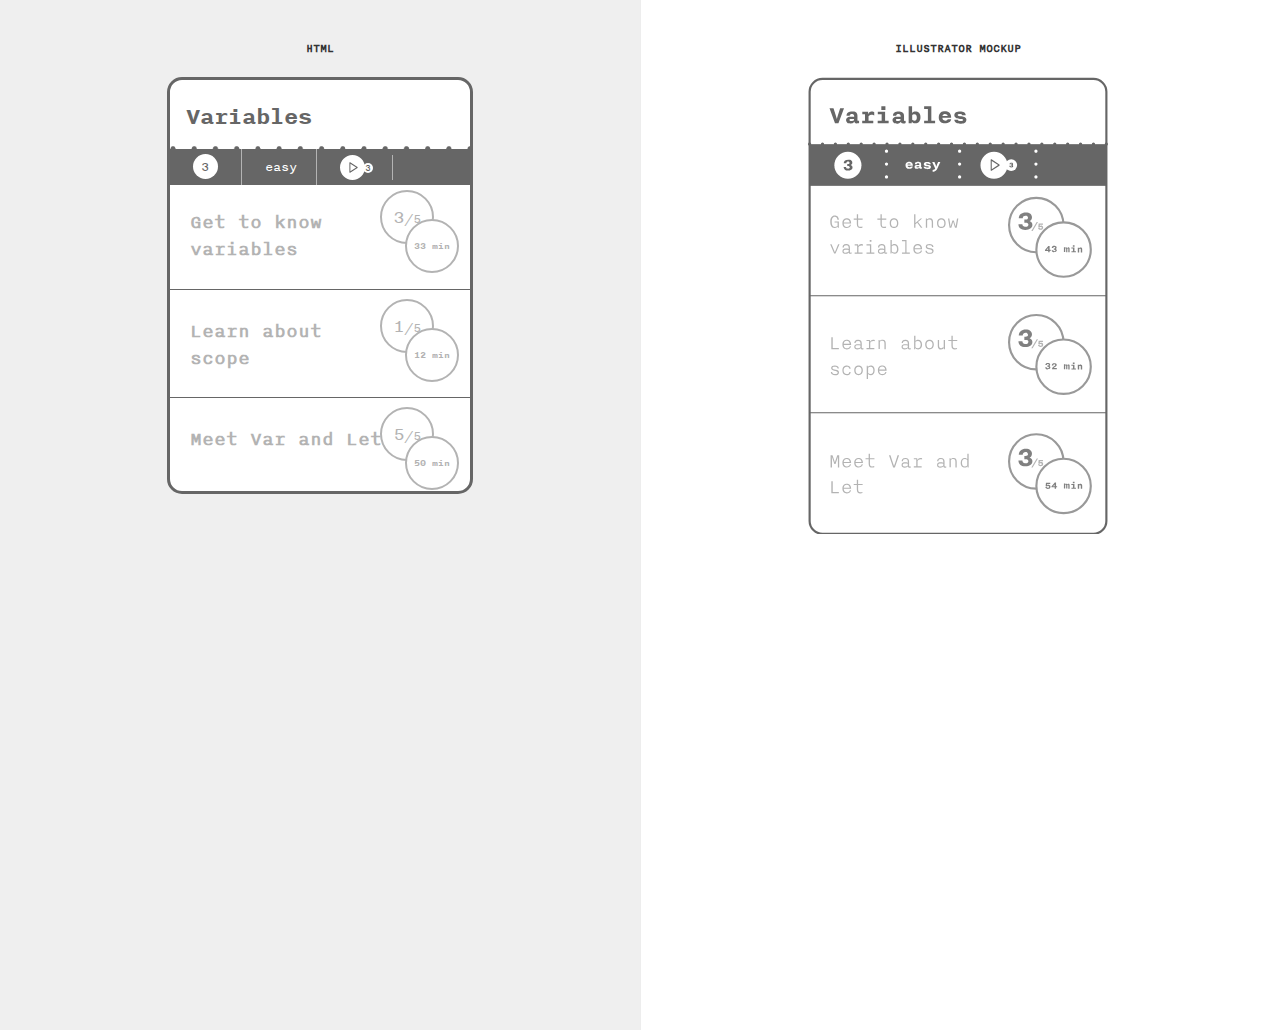
<file: index.html>
<!DOCTYPE html>
<html>

  <head>
      <link rel="stylesheet" href="widget.css"/>

      <style>
      /* Enkel voor deze pagina */
      body {
        margin: 0;
        padding: 0;
      }
      .firstPart {
        width: 50%;
        height: 1000px;
        float: left;
        background: rgb(239, 239, 239);
        padding-top: 30px;
        border-right: 1px solid #EDEDED;
      }
      #unacWidget {
        margin: 0 auto;
      }
      .secondPart {
        width: 49.5%;
        height: 1000px;
        float: left;
        text-align: center;
        padding-top: 30px;
      }
      h2 {
        font-family: NittiLight;
        font-size: 12px;
        text-transform: uppercase;
        color: #333;
        text-align: center;
        margin-bottom: 20px;
      }
      </style>
  </head>

  <body>

  <div class="firstPart">
  <h2>HTML</h2>

    <!-- UNACADEMIC WIDGET -->
    <div id="unacWidget">
      <h3 contenteditable="true">Variables</h3>
      
      <div class="bgElement"></div>
      <ul class="ulOverview">
        <li>
          <span class="amountTasks" contenteditable="true">3</span>
        </li>
        <li>easy</li>
        <li>
          <div>
          <span class="playIcon"></span>
          <span class="amountVideo" contenteditable="true">3</span>
          </div>
        </li>
        <li></li>
      </ul>
      
      <ul class="pointTasks">
        <li>
          <h4>Get to know variables</h4>
          <div>
          <span class="taskRating">3<span class="maxRating">/5</span></span>
          <span class="taskTime">33 min</span>
          </div>
        </li>
        <li>
          <h4>Learn about scope</h4>
          <div>
          <span class="taskRating">1<span class="maxRating">/5</span></span>
          <span class="taskTime">12 min</span>
          </div>
        </li>
        <li>
          <h4>Meet Var and Let</h4>
          <div>
          <span class="taskRating">5<span class="maxRating">/5</span></span>
          <span class="taskTime">50 min</span>
          </div>
        </li>
      </ul>
    </div>
    <!-- /UNACADEMIC WIDGET -->

    </div>

    <div class="secondPart">
    <h2>Illustrator mockup</h2>

    <img style="width: 300px" src="mockup.svg"/>
    </div>
  </body>

</html>
</file>
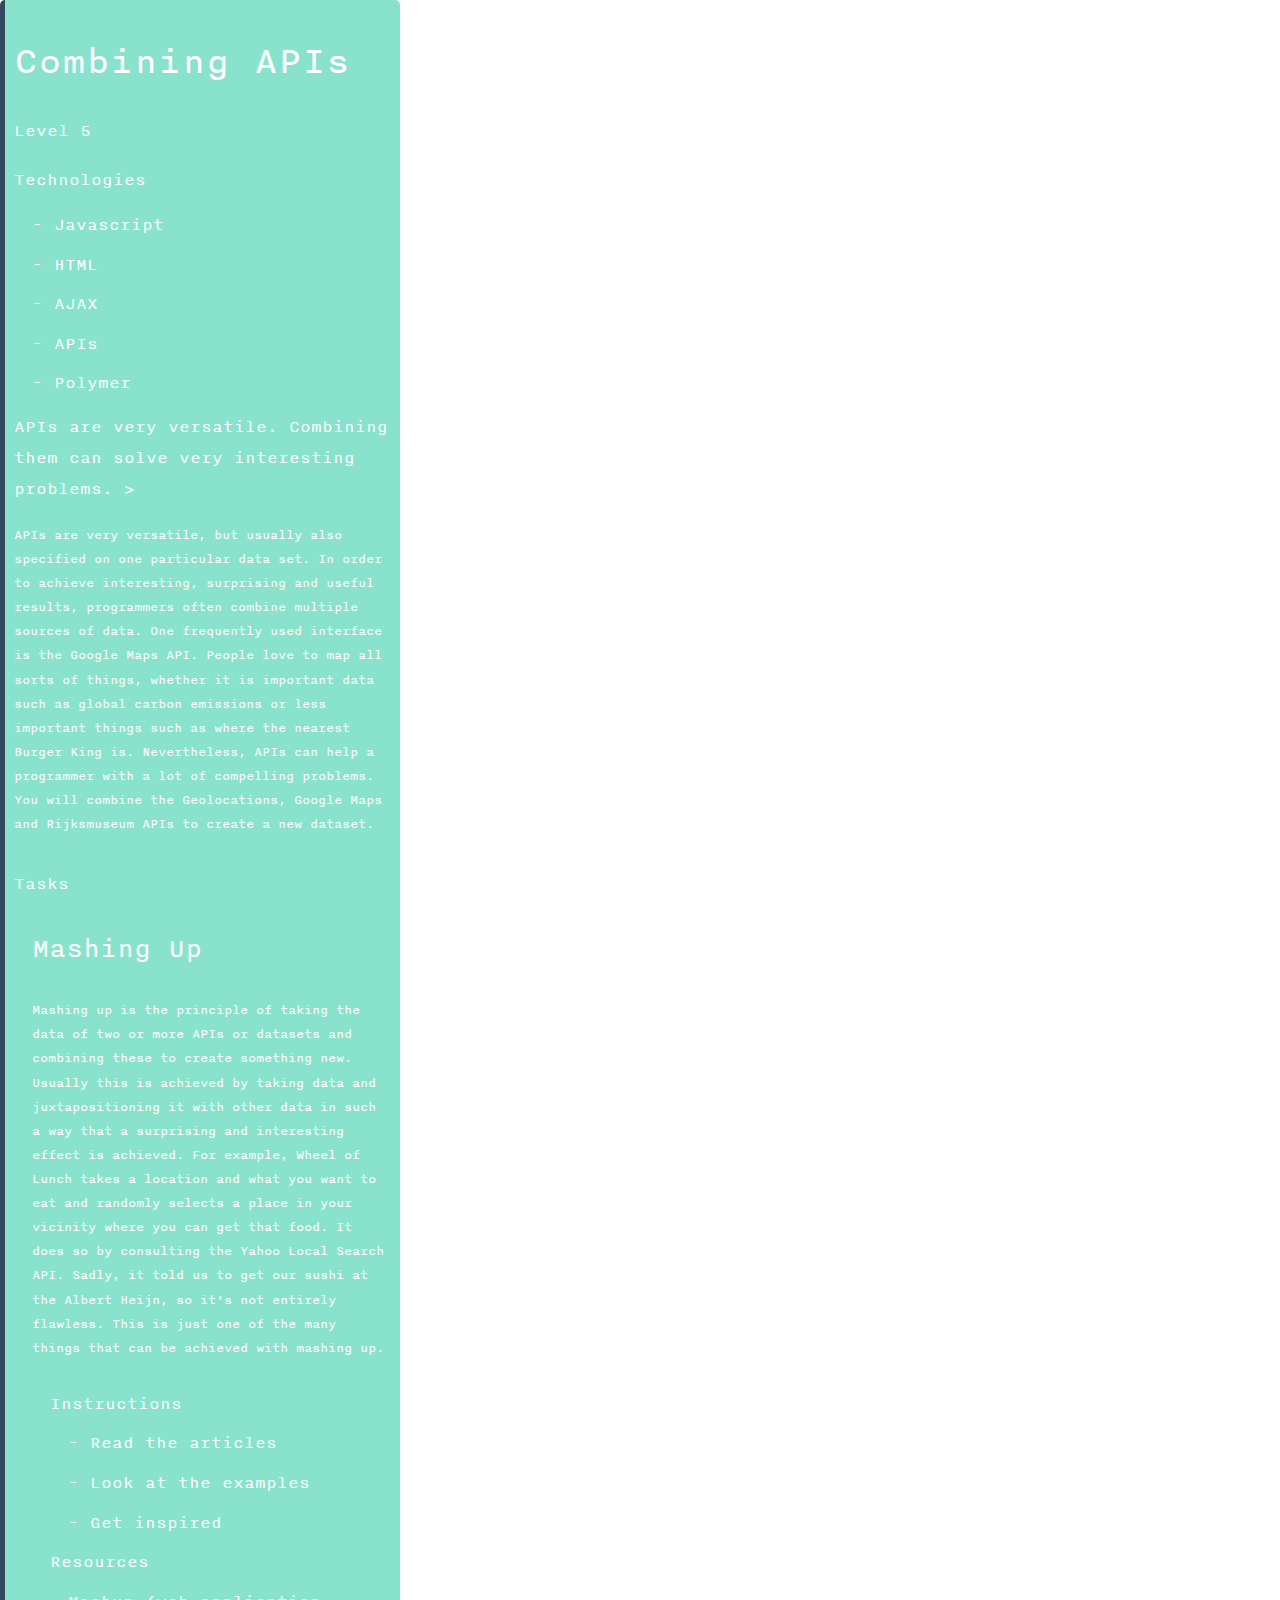
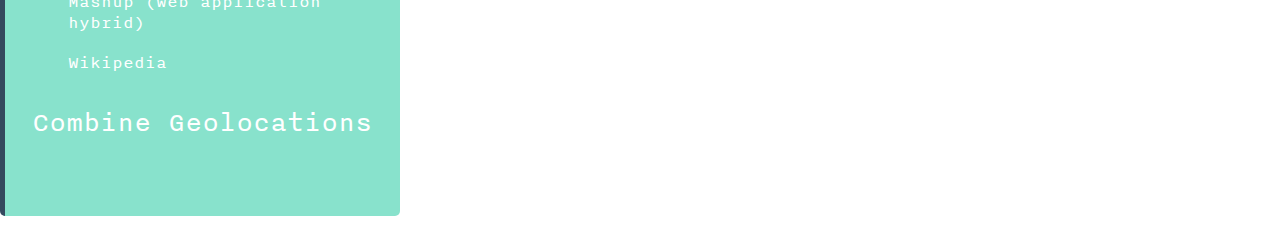
<file: lists.html>
<! DOCTYPE html>
<html>
<head>
  <meta charset="UTF-8">
    <link rel="stylesheet" type="text/css" href="mockupstyle.css">
    <link href="css/vendor/bootstrap.min.css" rel="stylesheet">
    <link rel='stylesheet' href='http://codepen.io/assets/libs/fullpage/jquery-ui.css'>
    <link href="css/flat-ui.css" rel="stylesheet">
    <link href="css/main.css" rel="stylesheet">
</head>
<body>
  <div id="widget">
    <ul class="left-menu theme1">
      <li><a><h3>Combining APIs</h3></a></li>
      <li><a>Level 5</a></li>
      <li><a>Technologies</a>
        <ul>
          <li><a>- Javascript</a></li>
          <li><a>- HTML</a></li>
          <li><a>- AJAX</a></li>
          <li><a>- APIs</a></li>
          <li><a>- Polymer</a></li>
        </ul>
      </li>
      <li><a>APIs are very versatile. Combining them can solve very interesting problems. ></a>
        <ul>
          <a>
            <p>
            APIs are very versatile, but usually also specified on one
            particular data set. In order to achieve interesting, surprising
            and useful results, programmers often combine multiple sources
            of data. One frequently used interface is the Google Maps API. 
            People love to map all sorts of things, whether it is important
            data such as global carbon emissions or less important things such 
            as where the nearest Burger King is. Nevertheless, APIs can help
            a programmer with a lot of compelling problems.
            You will combine the Geolocations, Google Maps and Rijksmuseum APIs
            to create a new dataset.
            </p>
          </a>
        </ul>
      </li>
      <li><a>Tasks</a>
        <ul>
          <li>
            <a><h4>Mashing Up</h4></a>
            <ul>
              <a><p>
                Mashing up is the principle of taking the data of two or more APIs
                or datasets and combining these to create something new.
                Usually this is achieved by taking data and juxtapositioning it with
                other data in such a way that a surprising and interesting effect is
                achieved.
                For example, Wheel of Lunch takes a location and what you want to eat
                and randomly selects a place in your vicinity where you can get that food.
                It does so by consulting the Yahoo Local Search API.
                Sadly, it told us to get our sushi at the Albert Heijn, so it's not 
                entirely flawless.
                This is just one of the many things that can be achieved with mashing up.
              </p></a>
          </li>
          <li>
            <a>Instructions</a>
            <ul>
              <li><a>- Read the articles</a></li>
              <li><a>- Look at the examples</a></li>
              <li><a>- Get inspired</a></li>
            </ul>
          </li>
          <li>
            <a>Resources</a>
            <ul>
              <li><a>Mashup (web application hybrid)</a></li>
              <li>
                <a class="link" href="http://en.wikipedia.org/wiki/Mashup_(web_application_hybrid)">
                  Wikipedia
                </a>
              </li>
            </ul>
          </li>
          </ul>

          <li>
            <a><h4>Combine Geolocations</h4><a>
            <ul></ul>
          </li>
        </ul>
      </li>
    </ul>
  </div>

    <script src='http://codepen.io/assets/libs/fullpage/jquery_and_jqueryui.js'></script>

    <script type="text/javascript" src="collapse.js"></script>
</body>
</html>
</file>
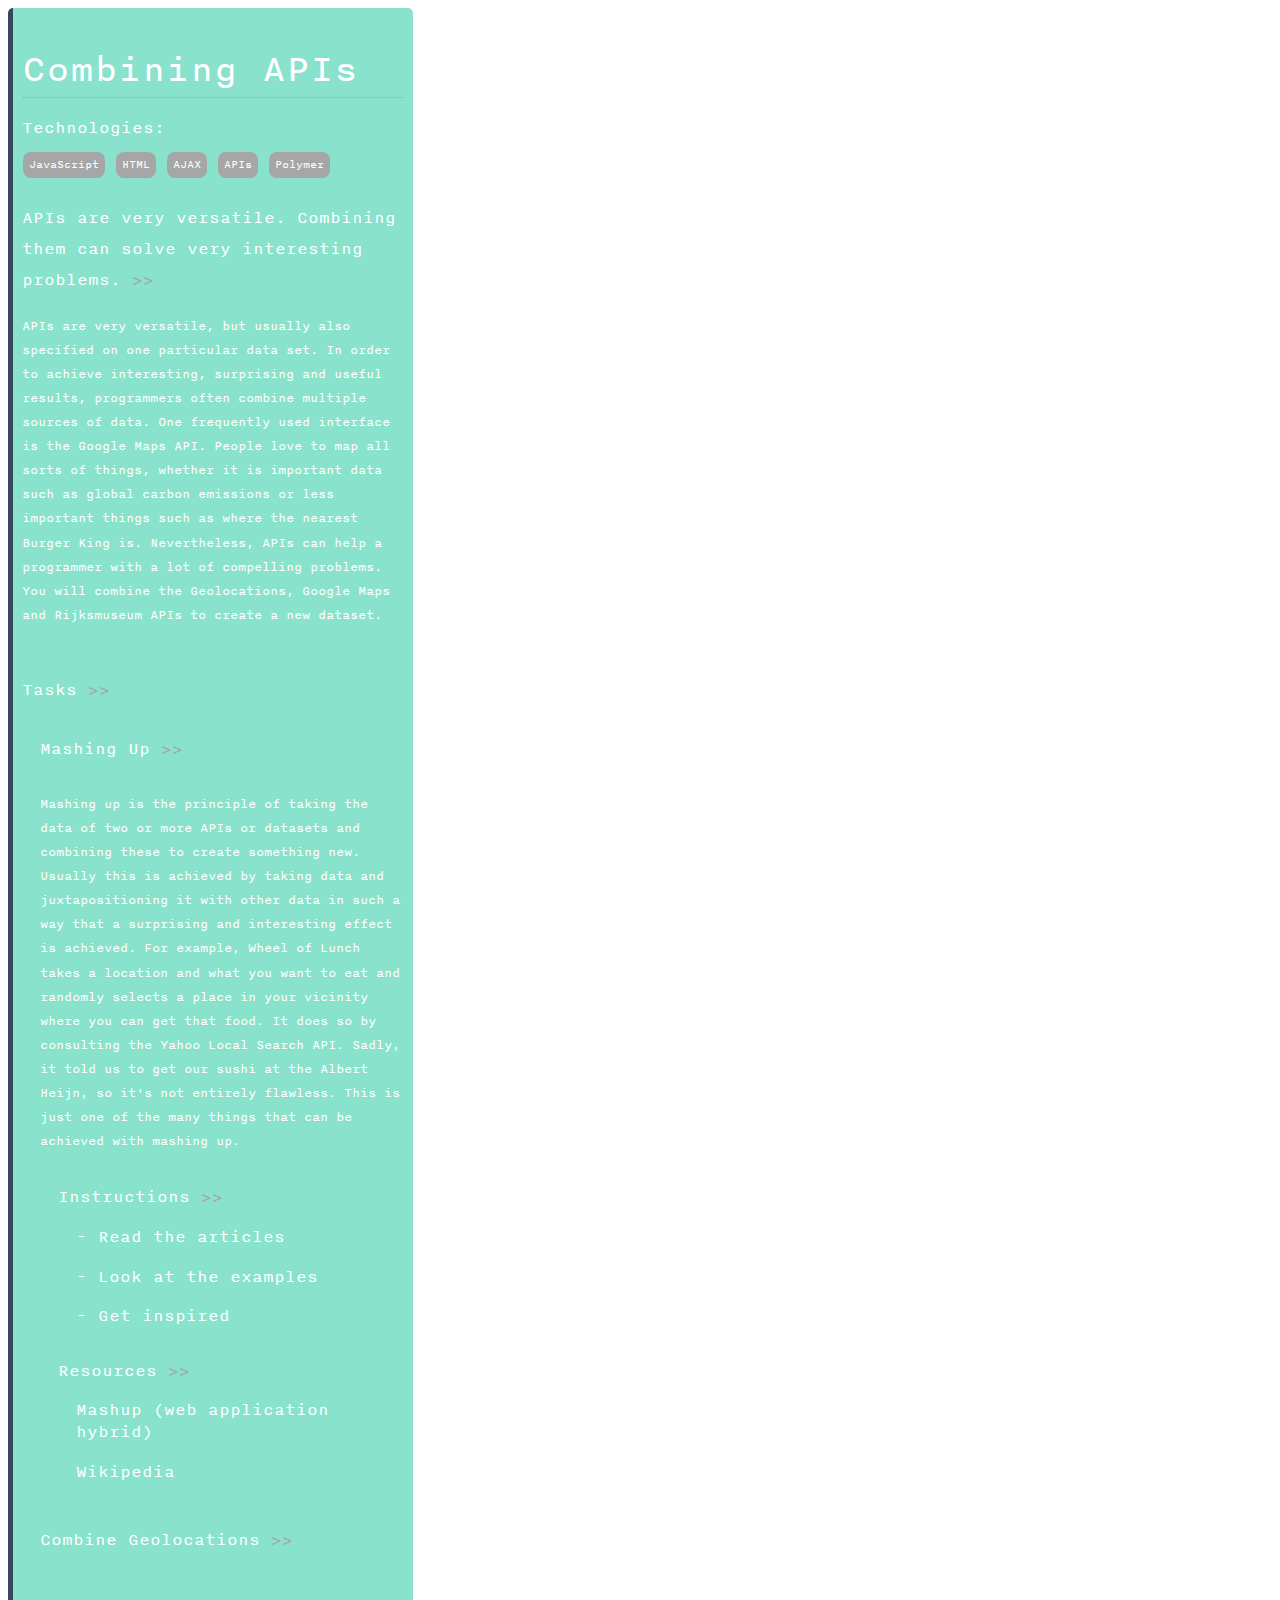
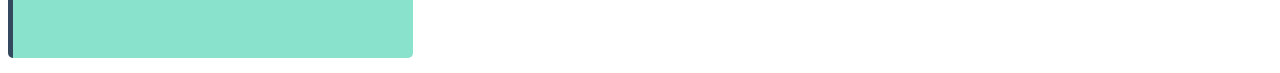
<file: widgetm.html>
<! DOCTYPE html>
<html>
<head>
  <meta charset="UTF-8">
    <link rel="stylesheet" type="text/css" href="mockupstyle.css">
    <link rel='stylesheet' href='http://codepen.io/assets/libs/fullpage/jquery-ui.css'>
    <link href="css/flat-ui.css" rel="stylesheet">
    <link href="css/main.css" rel="stylesheet">
    <style>
    .newlist li {
      display: inline-block;
      background: #A6A6A6;
      font-size: 12px;
      border-radius: 8px;
    }
    .newlist {
      margin-left: 10px;
    }
    .newlist .nostyle {
      display: inline-block;
      background: none;
      font-size: 18px;
      margin-left: -10px;
    }
    h3 {
      color: white;
    }
    h4 {
      font-size: 18px;
    }
    ul li a {
      color: #D7D7D7;
    }
    hr {
  border: none;
  border-top: 1px dotted #A6A6A6;
  height: 1px;
  width:95%;
  margin-top: -18px;
}
  .klikding {
    color: #A6A6A6;
  }
  </style>
</head>
<body>
  <div id="widget">
    <ul class="left-menu theme1">
      <li><a><h3>Combining APIs</h3></a></li>
        <hr>
        <ul class="newlist">
          <li class="nostyle"><a>Technologies:</a></li><br>
          <li><a>JavaScript</a></li>
          <li><a>HTML</a></li>
          <li><a>AJAX</a></li>
          <li><a>APIs</a></li>
          <li><a>Polymer</a></li>
        </ul>
      <li><a>APIs are very versatile. Combining them can solve very interesting problems. <span class="klikding">>></span></a>
        <ul>
          <a>
            <p>
            APIs are very versatile, but usually also specified on one
            particular data set. In order to achieve interesting, surprising
            and useful results, programmers often combine multiple sources
            of data. One frequently used interface is the Google Maps API. 
            People love to map all sorts of things, whether it is important
            data such as global carbon emissions or less important things such 
            as where the nearest Burger King is. Nevertheless, APIs can help
            a programmer with a lot of compelling problems.
            You will combine the Geolocations, Google Maps and Rijksmuseum APIs
            to create a new dataset.
            </p>
          </a>
        </ul>
      </li>
      <li><a>Tasks <span class="klikding">>></span></a>
        <ul>
          <li>
            <a><h4>Mashing Up <span class="klikding">>></span></h4></a>
            <ul>
              <a><p>
                Mashing up is the principle of taking the data of two or more APIs
                or datasets and combining these to create something new.
                Usually this is achieved by taking data and juxtapositioning it with
                other data in such a way that a surprising and interesting effect is
                achieved.
                For example, Wheel of Lunch takes a location and what you want to eat
                and randomly selects a place in your vicinity where you can get that food.
                It does so by consulting the Yahoo Local Search API.
                Sadly, it told us to get our sushi at the Albert Heijn, so it's not 
                entirely flawless.
                This is just one of the many things that can be achieved with mashing up.
              </p></a>
          </li>
          <li>
            <a>Instructions <span class="klikding">>></span></a>
            <ul>
              <li><a>- Read the articles</a></li>
              <li><a>- Look at the examples</a></li>
              <li><a>- Get inspired</a></li>
            </ul>
          </li>
          <li>
            <a>Resources <span class="klikding">>></span></a>
            <ul>
              <li><a>Mashup (web application hybrid)</a></li>
              <li>
                <a class="link" href="http://en.wikipedia.org/wiki/Mashup_(web_application_hybrid)">
                  Wikipedia
                </a>
              </li>
            </ul>
          </li>
          </ul>

          <li>
            <a><h4>Combine Geolocations <span class="klikding">>></span></h4><a>
            <ul></ul>
          </li>
        </ul>
      </li>
    </ul>
  </div>

    <script src='http://codepen.io/assets/libs/fullpage/jquery_and_jqueryui.js'></script>

    <script type="text/javascript" src="collapse.js"></script>
</body>
</html>
</file>
<file: widget.css>
@font-face {
      font-family: "NittiBold";
      src: url("fonts/nn/NB.woff") format('woff');
    }
    @font-face {
      font-family: "NittiLight";
      src: url("fonts/nn/NN.woff") format('woff');
    }
    #unacWidget {
      width: 300px;
      border: 3px solid #666;
      border-radius: 15px;
      background: white;
      overflow: hidden;
    }
    #unacWidget h3 {
      font-family: NittiBold;
      font-size: 24px;
      color: #666;
      margin: 28px 16px 20px 16px;
      line-height: 18px;
    }
    .bgElement {
      background-image: url("dotline_fixed.png");
      background-repeat: repeat-x;
      height: 3px;
      background-size: 110%;
    }
    .ulOverview {
      background-color: #666;
      padding-left: 0;
      margin: 0;
      width: 100%;
    }
    .ulOverview li {
      border-right: 1px solid #B3B3B3;
      display: inline-block;
      list-style-type: none;
      line-height: 36px;
      width: 23.5%;
      font-family: NittiLight;
      color: white;
      font-size: 14px;
      text-align: center;
    }
    .ulOverview li:last-child {
      border-right: none;
    }
    .amountTasks {
      height: 25px;
      width: 25px;
      line-height: 25px;
      color: #666;
      background: #fff;
      display: inherit;
      border-radius: 25px;
    }
    .playIcon {
      width: 25px;
      height: 25px;
      background-image: url("playIcon.svg");
      display: inherit;
    }
    .amountVideo {
      height: 10px;
      width: 10px;
      line-height: 10px;
      color: #666;
      background: #fff;
      display: inherit;
      border-radius: 25px;
      font-size: 10px;
      margin-top: -17px;
      margin-left: 23px;
    }
    .ulOverview li div {
      margin: 0 auto;
      text-align: center;
      width: 33px;
      height: 25px;
      display: block;
    }
    .pointTasks {
      padding-left: 0;
      margin: 0;
    }
    .pointTasks li {
      display: inline-block;
      font-family: NittiLight;
      list-style-type: none;
      border-bottom: 1px solid #666;
      color: #B3B3B3;
      font-size: 20px;
      padding-left: 20px;
      margin-top: -3px;
      padding-top: 3px;
      width: 100%;
    }
    .pointTasks li:last-child {
      border-bottom: none;
      margin-bottom: -3px;
    }
    .pointTasks li h4 {
      width: 65%;
      float: left;
      margin-top: 23px;
    }
    .pointTasks li div {
      float: left;
      margin-top: 5px;
      margin-left: -5px;
    }
    .pointTasks li .taskRating {
      border-radius: 100px;
      border: 2px solid #B3B3B3;
      height: 50px;
      width: 50px;
      line-height: 50px;
      text-align: center;
      display: block;
    }
    /* HOVER EFFECTS */
    .pointTasks li:hover {
      background: #666;
      color: white;
    }
    .pointTasks li:first-child:hover {
      border-top: 1px solid #B3B3B3;
      margin-top: -3px;
    }
    .pointTasks li:hover > .taskTime {
      background: #666;
    }
    /* EINDE HOVER EFFECTS */
    .maxRating {
      color: #B3B3B3;
      font-size: 14px;
    }
    .pointTasks li .taskTime {
      border-radius: 100px;
      border: 2px solid #B3B3B3;
      color: #B3B3B3;
      height: 50px;
      width: 50px;
      display: block;
      font-family: NittiBold;
      font-size: 10px;
      line-height: 50px;
      margin-left: 25px;
      margin-top: -25px;
      text-align: center;
      background: white;
    }
</file>
<file: mockupstyle.css>
.title {}
.technologies {}
.summary {}
.full {}
.task {}
.description {}
.instructions {}
.resources {}
.type {}
.link {}

/*Mechanics*/

ul.left-menu a:link,
ul.left-menu a:visited,
ul.left-menu a {
  text-decoration: none;
  color: #fff;
}     

ul.left-menu {
  border-left: solid 5px;
  background: #88e2cc; 
  border-radius: 5px;
  list-style: none;
  padding-left: 0; 
  width: 400px;
}

ul.left-menu ul {
  padding-left: 0; 
  list-style: none;
}
ul.left-menu ul li {
  line-height: 1.2em; 
  cursor: pointer;
}
ul.left-menu li a {
  display: block; 
  margin-left: 0em; 
  padding: .5em;
}

/* Indentation Theme */
ul.left-menu li a {
  display: block; 
  margin-left: 0em;
  padding: .5em;
}
ul.left-menu li li a {margin-left: 1em;}
ul.left-menu li li li a {margin-left: 2em;}
ul.left-menu li li li li a {margin-left: 3em;}
ul.left-menu li li li li li a {margin-left: 4em;}
ul.left-menu li li li li li li a {margin-left: 5em;} /* etc */

ul.left-menu li:last-child {
  border-bottom: none;
}

/*Erics css thing*/

.newlist li {
  display: inline-block;
  background: #A6A6A6;
  font-size: 12px;
  border-radius: 8px;
}

.newlist {
  margin-left: 10px;
}

.newlist .nostyle {
  display: inline-block;
  background: none;
  font-size: 18px;
  margin-left: -10px;
}

h3 {
  color: white;
}

h4 {
  font-size: 18px;
}

ul li a {
  color: #D7D7D7;
}

hr {
  border: none;
  border-top: 1px dotted #A6A6A6;
  height: 1px;
  width:95%;
  margin-top: -18px;
}

.klikding {
  color: #A6A6A6;
}
</file>
<file: css/main.css>
/*// @import "compass"

// /* Color setup */
/*$darkBlue: #34495e;
$lightBlue: #75c7b3;*/

/* Index */
.indexContainer {
  margin-top: 105px;
  margin-bottom: 40px;
}

.leftBlock {
  background: #75c7b3; /* Old browsers */
  background: -moz-linear-gradient(left,  #75c7b3 1%, #75c7b3 98%, #7db9e8 98%, #5da190 98%); /* FF3.6+ */
  background: -webkit-gradient(linear, left top, right top, color-stop(1%,#75c7b3), color-stop(98%,#75c7b3), color-stop(98%,#7db9e8), color-stop(98%,#5da190)); /* Chrome,Safari4+ */
  background: -webkit-linear-gradient(left,  #75c7b3 1%,#75c7b3 98%,#7db9e8 98%,#5da190 98%); /* Chrome10+,Safari5.1+ */
  background: -o-linear-gradient(left,  #75c7b3 1%,#75c7b3 98%,#7db9e8 98%,#5da190 98%); /* Opera 11.10+ */
  background: -ms-linear-gradient(left,  #75c7b3 1%,#75c7b3 98%,#7db9e8 98%,#5da190 98%); /* IE10+ */
  background: linear-gradient(to right,  #75c7b3 1%,#75c7b3 98%,#7db9e8 98%,#5da190 98%); /* W3C */
  filter: progid:DXImageTransform.Microsoft.gradient( startColorstr='#75c7b3', endColorstr='#5da190',GradientType=1 ); /* IE6-9 */
  background-color: #75c7b3;
  margin-top: 60px;
}

/* Voor later 
// needs latest Compass, add '@import "compass"' to your scss
background-color: #75c7b3; // Old browsers
@include filter-gradient(#75c7b3, #5da190, horizontal); // IE6-9
@include background-image(linear-gradient(left, #75c7b3 1%,#75c7b3 98%,#7db9e8 98%,#5da190 98%));
*/
.leftUl {
  padding-left: 0;
}
.leftUl li {
  margin: 5px 0px 5px 0px;
  padding-left: 10px;
  list-style-type: none;
  border-bottom: 1px #88e2cc solid !important;
}
.leftUl li:last-child {
  border-bottom: none;
}
.active {
  background-color: #88e2cc;
}
.courseContentContainer {
  background-color: #edeff1;
}
.courseBlock {
  padding-top: 60px;
  padding-bottom: 20px;
  cursor: pointer;
    background-color: #392d3f;
  height: 400px; /* Need to find a better solution */
}
.courseBlock:hover > .courseTag {
  background-color: #241c28;
  color: white;
}
.courseBlock:hover > .courseText {
  background-color: white;
  color: #34495e;
  box-shadow: 6px 0 0 #fff, -6px 0 0 #fff;
}
.courseBlock:first-child {
  border-right: 2px dashed white;
  border-bottom: 2px dashed white;
}
.courseBlock:nth-child(2) {
  border-bottom: 2px dashed white;
}
.courseBlock:nth-child(3) {
  border-right: 2px dashed white;
}
.courseBlock:nth-child(5) {
  border-top: 2px dashed white;
}
.courseTag {
  font-size: 34px !important;
  display: inline-block;
  background: white;
  padding: 4px 7px 4px 7px;
}
.communicationBetweenElementsBlock h3 {
  font-size: 30px !important;
}
.locationTag {
  display: inline-block;
  background: white;
  padding: 4px 7px 4px 7px;
  font-size: 14px;
  font-family: NB;
}
.locationDetails {
  padding-left: 0;
  margin-top: -10px;
}
.locationDetails li {
  margin: 5px 0 5px 0;
  padding-left: 10px;
  list-style-type: none;
  border-bottom: 1px white dotted;
  color: white;
  font-size: 14px;
}
.courseText {
  padding-top: 4px;
  padding-bottom: 4px;
  display: initial;
  font-family: NB;
  color: white;
  box-shadow: 6px 0 0 #241c28, -6px 0 0 #241c28;
  background: #241c28;
}
.courseCTA {
  background: white;
  display: inline-block;
  padding: 2px 8px;
  border-radius: 8px;
  font-size: 14px;
  margin-top: 20px;
}
.locationBlock {
  background-color: #241c28;
  padding-top: 80px;
  padding-bottom: 20px;
  height: 800px; /* Betere oplossing vinden */
}
.noBackground {
  background: none !important;
}
.htmlBlock {
  background-image: url("../img/tijdelijkeoplossing.png"), url("../img/overlay.png"), url("../img/html.gif");
  background-repeat: no-repeat, repeat, no-repeat;
  background-position: 0 174px, 0 0, 0 0;
  background-color: #392d3f;
  min-height: 400px; /* Need to find a better solution */
}
.htmlBlock:hover {
  background-image: url("../img/tijdelijkeoplossinghover.png"), url("../img/overlayHover.png"), url("../img/html.gif");
  background-repeat: no-repeat, repeat, no-repeat;
}
.htmlBlock:hover > .courseTag {
  background-color: #241c28;
  color: white;
}
.htmlBlock:hover > .courseText {
  background-color: white;
  color: #34495e;
  box-shadow: 6px 0 0 #fff, -6px 0 0 #fff;
}
.webComponentsBlock {
  background-image: url("../img/tijdelijkeoplossing.png"), url("../img/overlay.png"), url("../img/webcomponents.gif");
  background-repeat: no-repeat, repeat, no-repeat;
  background-position: 0 174px, 0 0, 0 0;
  background-color: #392d3f;
  min-height: 400px; /* Need to find a better solution */
}
.webTemplatesBlock {
  background-image: url("../img/tijdelijkeoplossing.png"), url("../img/overlay.png"), url("../img/webtemplates.gif");
  background-repeat: no-repeat, repeat, no-repeat;
  background-position: 0 174px, 0 0, 0 0;
  background-color: #392d3f;
  min-height: 400px; /* Need to find a better solution */
}
.cssBlock {
  background-image: url("../img/tijdelijkeoplossing.png"), url("../img/overlay.png"), url("../img/css.gif");
  background-repeat: no-repeat, repeat, no-repeat;
  background-position: 0 174px, 0 0, 0 0;
  background-color: #392d3f;
  height: 400px; /* Need to find a better solution */
}
.jsonBlock {
  background-image: url("../img/tijdelijkeoplossing.png"), url("../img/overlay.png"), url("../img/json.gif");
  background-repeat: no-repeat, repeat, no-repeat;
  background-position: 0 174px, 0 0, 0 0;
  background-color: #392d3f;
  height: 400px; /* Need to find a better solution */
}
.gistBlock, .cityWalkBlock {
  background-image: none;
  background-color: #392d3f;
  height: 400px;
}

/* Internal pages */
.customHero {
  background-color: #75c7b3;
  padding-top: 80px;
  padding-bottom: 40px;
  margin-bottom: 20px;
}

.vcenter {
   float: none;
  padding: 90px 0 90px 20px;
  margin: 0 auto;
  text-align: center;
}

.bcenter {
  float: none;
  padding: 60px 0 90px 20px;
  margin: 0 auto;
  text-align: center;
}

.dropClose {
  margin-top: 0px;
}

.customMargin{
  margin-top: 80px;
}

.blocker{
  height: 80px;
}

.customWidth{
  width: 875px;
}

#slide-panel {
  position: fixed;
  width:300px;
  height:100%;
  padding:10px;
  background:#eee;
  margin-left:100%;
  margin-top:42px;
  top: 0;
  right: -300px;
  z-index: 100;
}

#opener {
  position: fixed;
  margin-left: -57px;
  border-radius:0;
}

.task {
  max-width: 40em;
}

.syllabuscontent {
  max-width: 40em;
}
</file>
